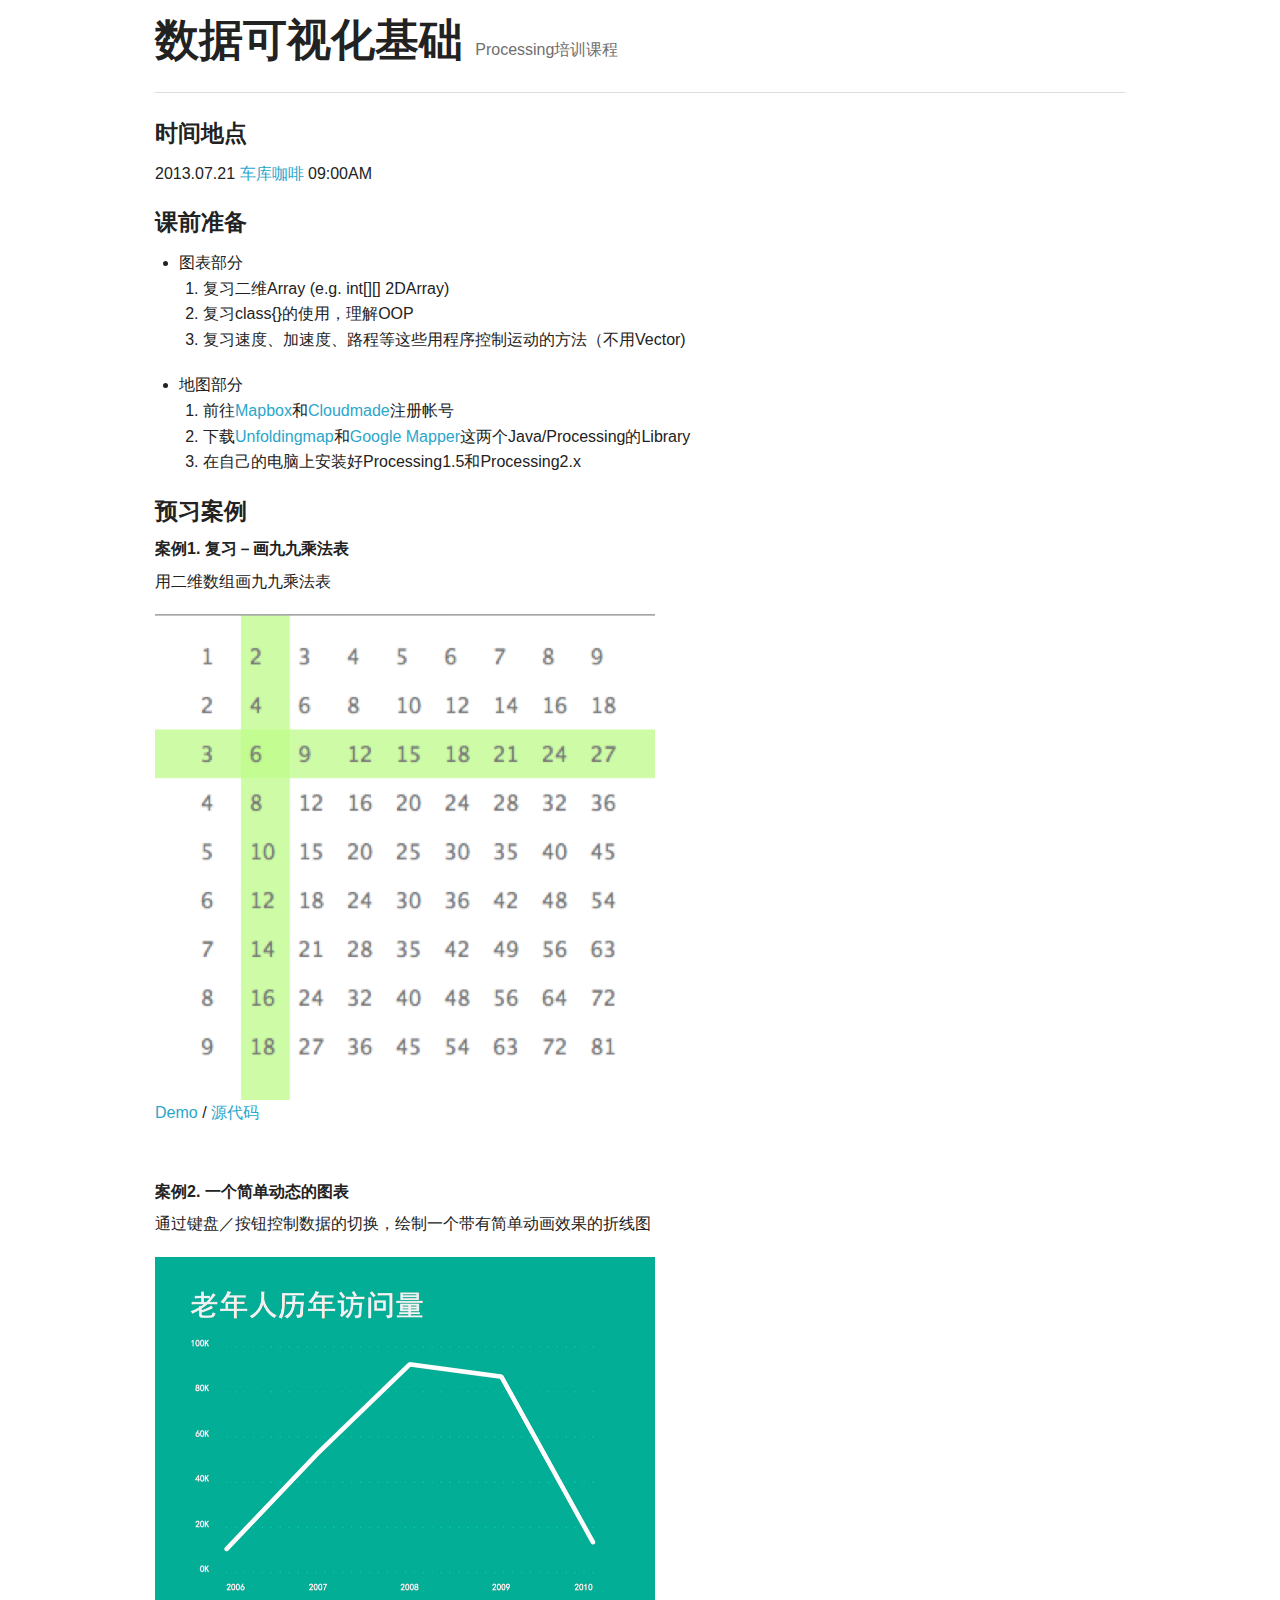
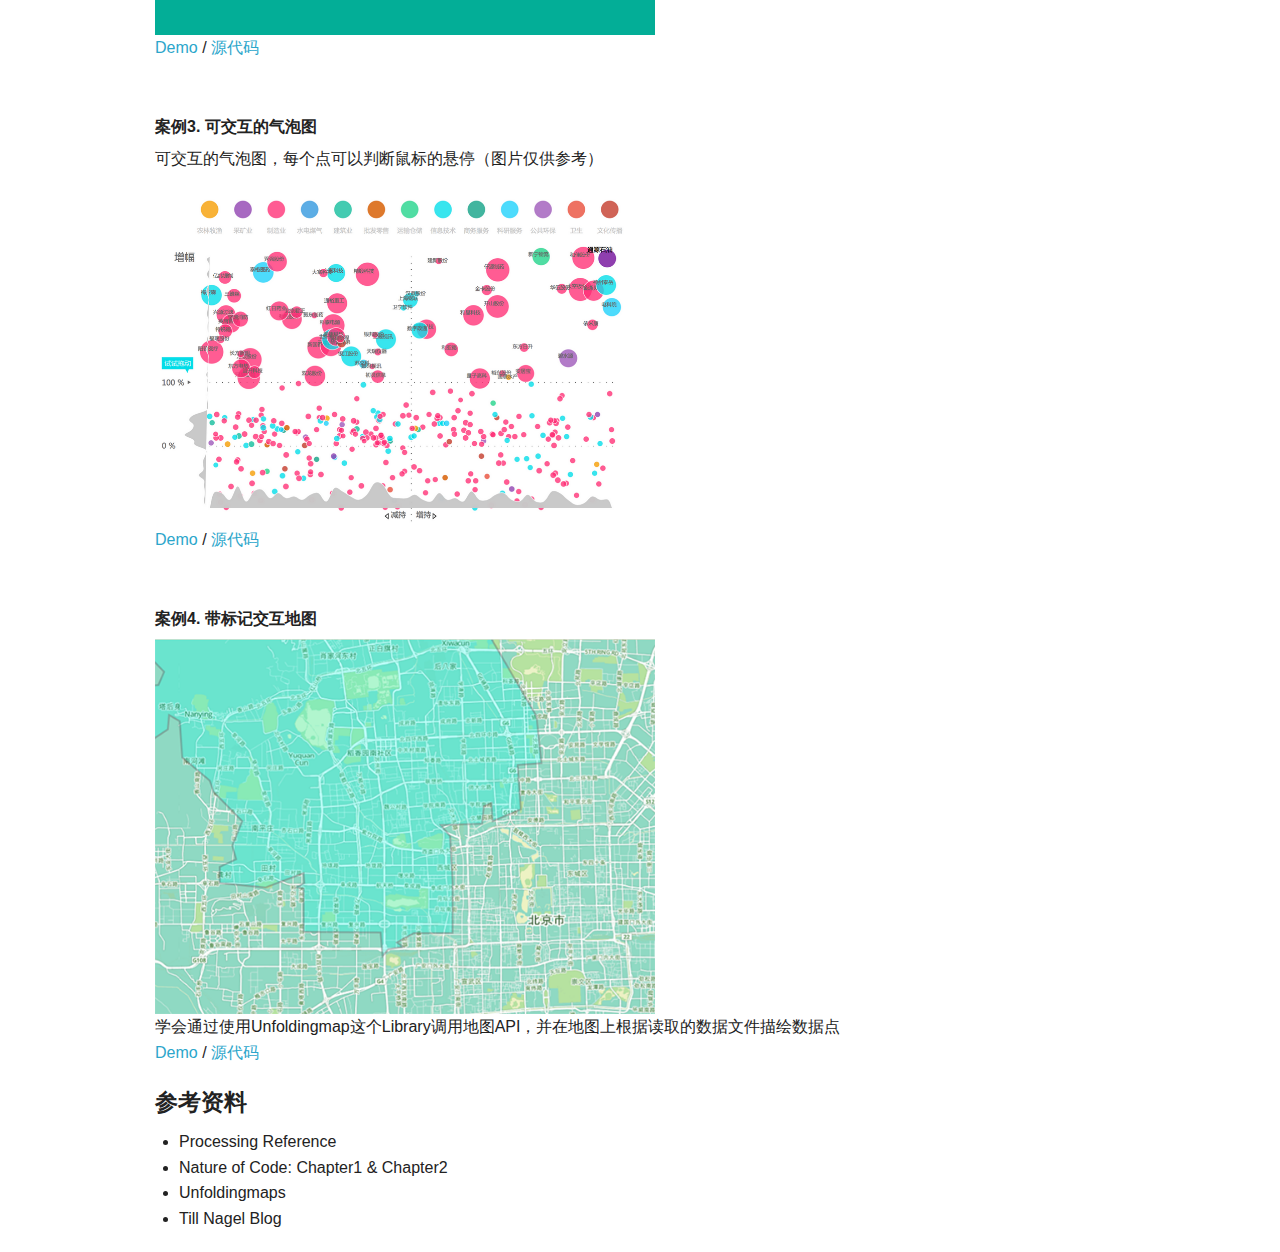
<file: index.html>
<!DOCTYPE html>
<!--[if IE 8]> 				 <html class="no-js lt-ie9" lang="en" > <![endif]-->
<!--[if gt IE 8]><!--> <html class="no-js" lang="en" > <!--<![endif]-->

<head>
	<meta charset="utf-8" />
  <meta name="viewport" content="width=device-width" />
  <title>数据可视化 | Processing</title>

  
  <link rel="stylesheet" href="css/foundation.css" />
  

  <script src="js/vendor/custom.modernizr.js"></script>

</head>
<body>

	<div class="row">
		<div class="large-12 columns">
			<h1>数据可视化基础 <span style="font-size:16px" class="subheader">Processing培训课程</span></h1>
			<hr />
		</div>
	</div>

	<div class="row">
		<div class="large-12 columns">
			<h4>时间地点</h4>
			<p>2013.07.21 <a href="http://map.baidu.com/detail2?__m=pal&__c=ui&qt=ninf&uid=101bc61b429a95bac42ba119&wd=%B3%B5%BF%E2%BF%A7%B7%C8&b=%2812947778.17%2C4836501%3B12948425.17%2C4837087%29&from=map&query=%B3%B5%BF%E2%BF%A7%B7%C8&qid=2048447545842821510&page_num=0&detail=cater&palfalg=1">车库咖啡</a> 09:00AM</p>
		
			<h4>课前准备</h4>
			<ul>
				<li>图表部分</li>
				<ol>
				<li>复习二维Array (e.g. int[][] 2DArray)</li>
			    <li>复习class{}的使用，理解OOP</li>
			    <li>复习速度、加速度、路程等这些用程序控制运动的方法（不用Vector)</li>
			    </ol>
				<li>地图部分</li>
				<ol>
				<li>前往<a href="http://mapbox.com/">Mapbox</a>和<a href="http://cloudmade.com/">Cloudmade</a>注册帐号</li>
			    <li>下载<a href="http://unfoldingmaps.org/">Unfoldingmap</a>和<a href="http://googlemapper.pt.vu/">Google Mapper</a>这两个Java/Processing的Library</li>
			    <li>在自己的电脑上安装好Processing1.5和Processing2.x</li>
			    </ol>
			</ul>

			<h4>预习案例</h4>
			<h6>案例1. 复习－画九九乘法表</h6>
			<p>用二维数组画九九乘法表</p>
			<img src="img/multiplate_preview.png" width="500"></img>
			<p><a href="http://xiaoyongzi.github.io/Dataviz_Tutorials/demo/multiplate.html">Demo</a> / <a href="zip/Lesson0_multiplate.zip">源代码</a></p>
			<br><br>
			<h6>案例2. 一个简单动态的图表</h6>
			<p>通过键盘／按钮控制数据的切换，绘制一个带有简单动画效果的折线图</p>
			<img src="img/chart_preview.png" width="500"></img>
			<p><a href="http://xiaoyongzi.github.io/Dataviz_Tutorials/demo/chart">Demo</a> / <a href="zip/Lesson1_Chart.zip">源代码</a></p>
			<br><br>
			<h6>案例3. 可交互的气泡图</h6>
			<p>可交互的气泡图，每个点可以判断鼠标的悬停（图片仅供参考）</p>
			<img src="img/bubble_preview.png" width="500"></img>
			<p><a href="http://xiaoyongzi.github.io/Dataviz_Tutorials/demo/Bubble2.html">Demo</a> / <a href="zip/Lesson2_Bubble2.zip">源代码</a></p>
			<br><br>
			<h6>案例4. 带标记交互地图</h6>
			<img src="img/map_preview.png" width="500"></img>
			<p>学会通过使用Unfoldingmap这个Library调用地图API，并在地图上根据读取的数据文件描绘数据点<br><a href="http://xiaoyongzi.github.io/Dataviz_Tutorials/demo/MapAPI.html">Demo</a> / <a href="zip/Lesson3_map_API.zip">源代码</a></p>

			<h4>参考资料</h4>
			<ul>
				<li>Processing Reference</li>
				<li>Nature of Code: Chapter1 & Chapter2</li>
				<li>Unfoldingmaps</li>
				<li>Till Nagel Blog</li>
			</ul>
		</div>
	</div>

  <script>
  document.write('<script src=' +
  ('__proto__' in {} ? 'js/vendor/zepto' : 'js/vendor/jquery') +
  '.js><\/script>')
  </script>
  
  <script src="js/foundation.min.js"></script>
  <!--
  
  <script src="js/foundation/foundation.js"></script>
  
  <script src="js/foundation/foundation.alerts.js"></script>
  
  <script src="js/foundation/foundation.clearing.js"></script>
  
  <script src="js/foundation/foundation.cookie.js"></script>
  
  <script src="js/foundation/foundation.dropdown.js"></script>
  
  <script src="js/foundation/foundation.forms.js"></script>
  
  <script src="js/foundation/foundation.joyride.js"></script>
  
  <script src="js/foundation/foundation.magellan.js"></script>
  
  <script src="js/foundation/foundation.orbit.js"></script>
  
  <script src="js/foundation/foundation.reveal.js"></script>
  
  <script src="js/foundation/foundation.section.js"></script>
  
  <script src="js/foundation/foundation.tooltips.js"></script>
  
  <script src="js/foundation/foundation.topbar.js"></script>
  
  <script src="js/foundation/foundation.interchange.js"></script>
  
  <script src="js/foundation/foundation.placeholder.js"></script>
  
  <script src="js/foundation/foundation.abide.js"></script>
  
  -->
  
  <script>
    $(document).foundation();
  </script>
</body>
</html>
</file>
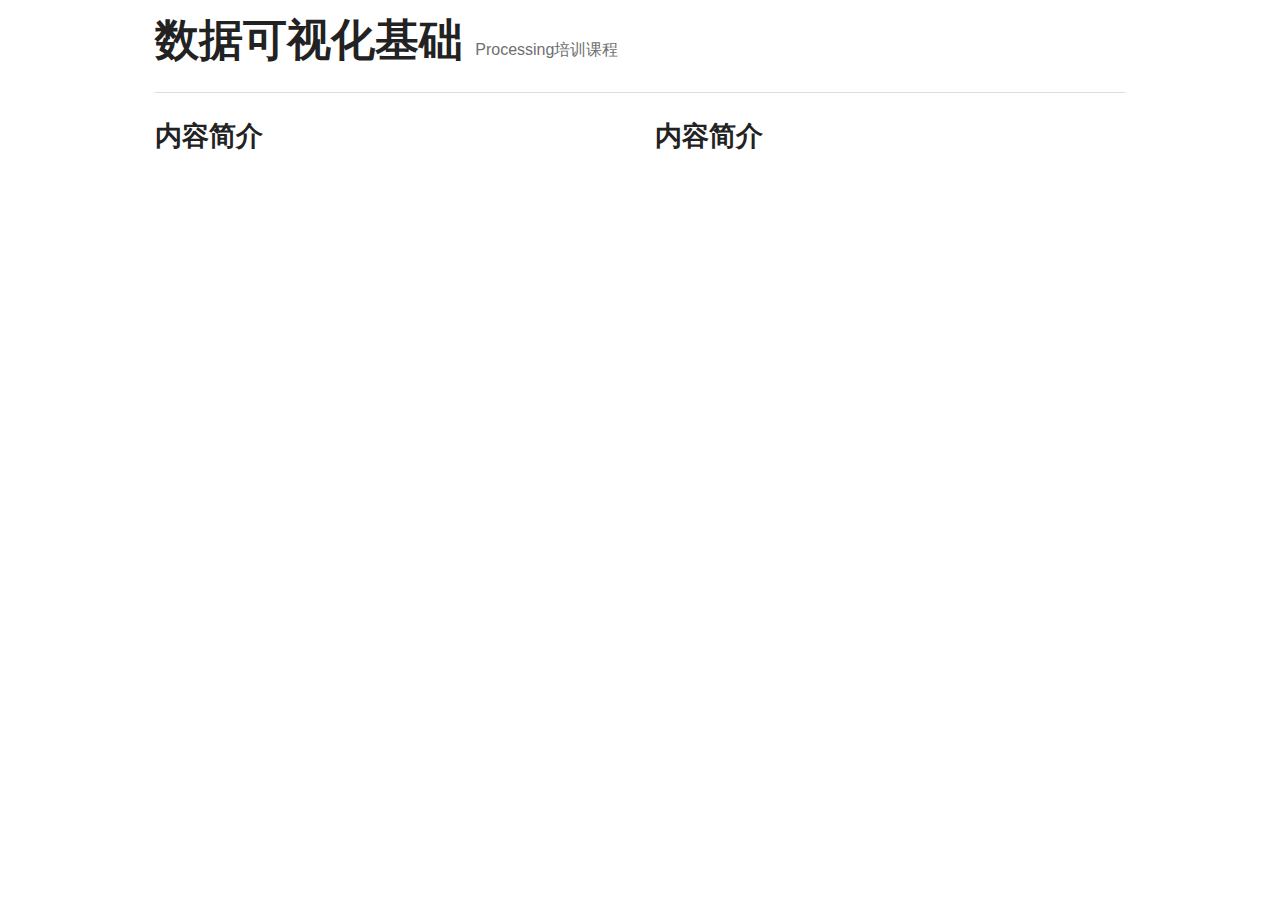
<file: demo/index.html>
<!DOCTYPE html>
<!--[if IE 8]> 				 <html class="no-js lt-ie9" lang="en" > <![endif]-->
<!--[if gt IE 8]><!--> <html class="no-js" lang="en" > <!--<![endif]-->

<head>
	<meta charset="utf-8" />
  <meta name="viewport" content="width=device-width" />
  <title>数据可视化 | Processing</title>

  
  <link rel="stylesheet" href="css/foundation.css" />
  

  <script src="js/vendor/custom.modernizr.js"></script>

</head>
<body>

	<div class="row">
		<div class="large-12 columns">
			<h1>数据可视化基础 <span style="font-size:16px" class="subheader">Processing培训课程</span></h1>
			<hr />
		</div>
	</div>

	<div class="row">
		<div class="large-6 columns">
			<h3>内容简介</h3>
		</div>
		<div class="large-6 columns">
			<h3>内容简介</h3>
		</div>
	</div>

  <script>
  document.write('<script src=' +
  ('__proto__' in {} ? 'js/vendor/zepto' : 'js/vendor/jquery') +
  '.js><\/script>')
  </script>
  
  <script src="js/foundation.min.js"></script>
  <!--
  
  <script src="js/foundation/foundation.js"></script>
  
  <script src="js/foundation/foundation.alerts.js"></script>
  
  <script src="js/foundation/foundation.clearing.js"></script>
  
  <script src="js/foundation/foundation.cookie.js"></script>
  
  <script src="js/foundation/foundation.dropdown.js"></script>
  
  <script src="js/foundation/foundation.forms.js"></script>
  
  <script src="js/foundation/foundation.joyride.js"></script>
  
  <script src="js/foundation/foundation.magellan.js"></script>
  
  <script src="js/foundation/foundation.orbit.js"></script>
  
  <script src="js/foundation/foundation.reveal.js"></script>
  
  <script src="js/foundation/foundation.section.js"></script>
  
  <script src="js/foundation/foundation.tooltips.js"></script>
  
  <script src="js/foundation/foundation.topbar.js"></script>
  
  <script src="js/foundation/foundation.interchange.js"></script>
  
  <script src="js/foundation/foundation.placeholder.js"></script>
  
  <script src="js/foundation/foundation.abide.js"></script>
  
  -->
  
  <script>
    $(document).foundation();
  </script>
</body>
</html>
</file>
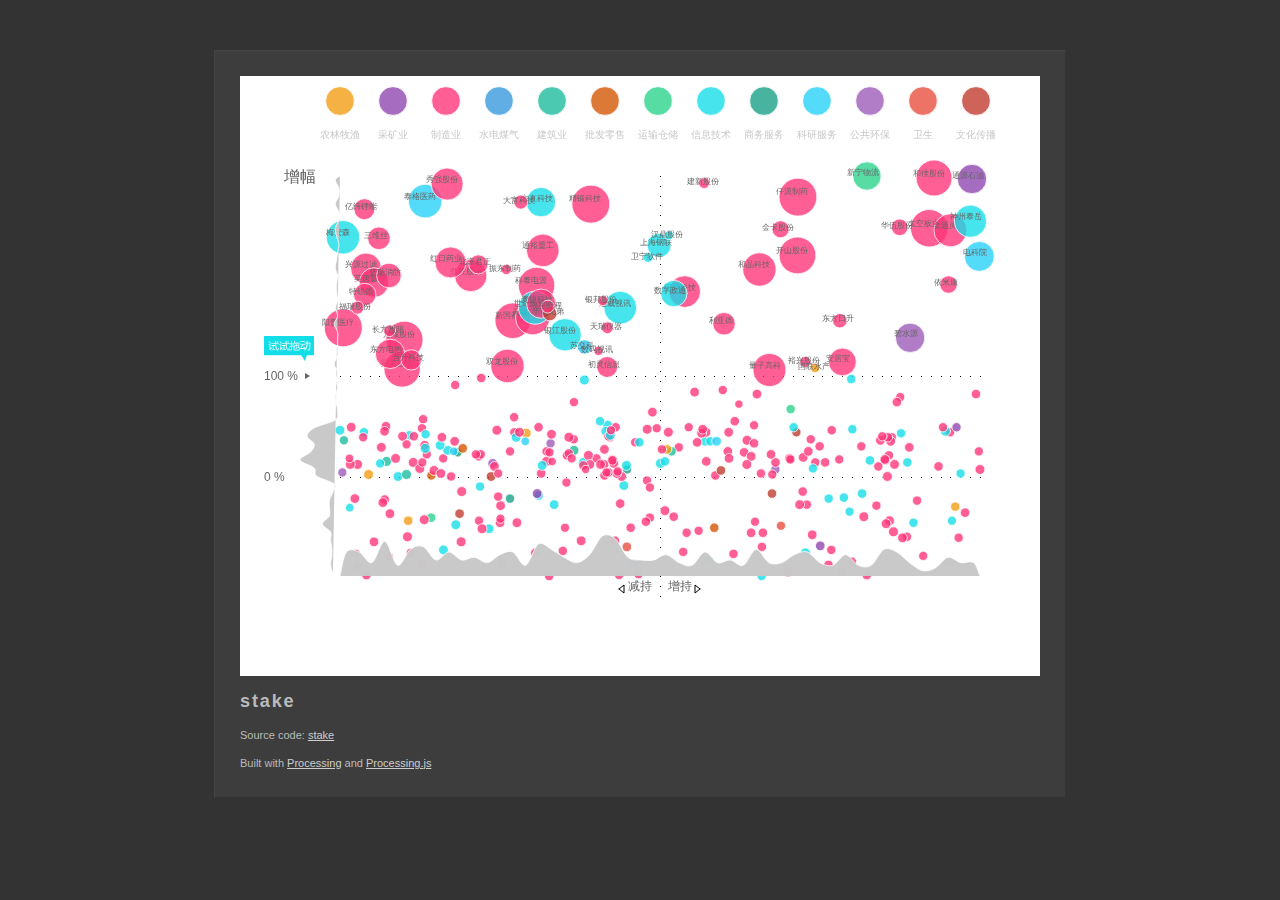
<file: Lesson2_Bubble/web-export/index.html>
<!DOCTYPE html>
	<head>
		<meta http-equiv="content-type" content="text/html; charset=utf-8" />
		<title>stake : Built with Processing and Processing.js</title>
		<link rel="icon"  type="image/x-icon" href="[data-uri]" />
		<meta name="Generator" content="Processing" />
		<!-- - - - - - - - - - - - - - - - - - - - - 
		+
		+    Wondering how this works? 
		+
		+    Go to: http://processing.org/
		+    and: http://processingjs.org/
		+
		+ - - - - - - - - - - - - - - - - - - - - -->
		<style type="text/css">
	body {
	  background-color: #333; color: #bbb; line-height: normal;
	  font-family: Lucida Grande, Lucida Sans, Arial, Helvetica Neue, Verdana, Geneva, sans-serif;
	  font-size: 11px; font-weight: normal; text-decoration: none;
		  line-height: 1.5em;
	}
	a img { 
		border: 0px solid transparent;
	}
	a, a:link, a:visited, a:active, a:hover { 
		color: #cdcdcd; text-decoration: underline;
	}
	h1 {
	    font-family: Arial, Helvetica Neue, Verdana, Geneva, sans-serif;
		width: 100%; letter-spacing: 0.1em;
		margin-bottom: 1em; font-size: 1.65em;
	}
	canvas { 
		display: block; 
		outline: 0px; 
		margin-bottom: 1.5em; 
	}
	#content { 
		margin: 50px auto 0px auto; padding: 25px 25px 15px 25px;
		width: 800px; min-width: 300px; overflow: auto;
		border-left: 1px solid #444; border-top: 1px solid #444; 
		border-right: 1px solid #333; border-bottom: 1px solid #333;
		background-color: #3d3d3d;
	}
		</style>
		<!--[if lt IE 9]>
			<script type="text/javascript">alert("Your browser does not support the canvas tag.");</script>
		<![endif]-->
		<script src="processing.js" type="text/javascript"></script>
		<script type="text/javascript">
// convenience function to get the id attribute of generated sketch html element
function getProcessingSketchId () { return 'stake'; }
</script>

	</head>
	<body>
		<div id="content">
			<div>
				<canvas id="stake" data-processing-sources="stake.pde" 
						width="800" height="600">
					<p>Your browser does not support the canvas tag.</p>
					<!-- Note: you can put any alternative content here. -->
				</canvas>
				<noscript>
					<p>JavaScript is required to view the contents of this page.</p>
				</noscript>
	    	</div>
			<h1>stake</h1>
    		<p id="description"></p>
			<p id="sources">Source code: <a href="stake.pde">stake</a> </p>
			<p>
			Built with <a href="http://processing.org" title="Processing">Processing</a>
			and <a href="http://processingjs.org" title="Processing.js">Processing.js</a>
			</p>
		</div>
	</body>
</html>
</file>
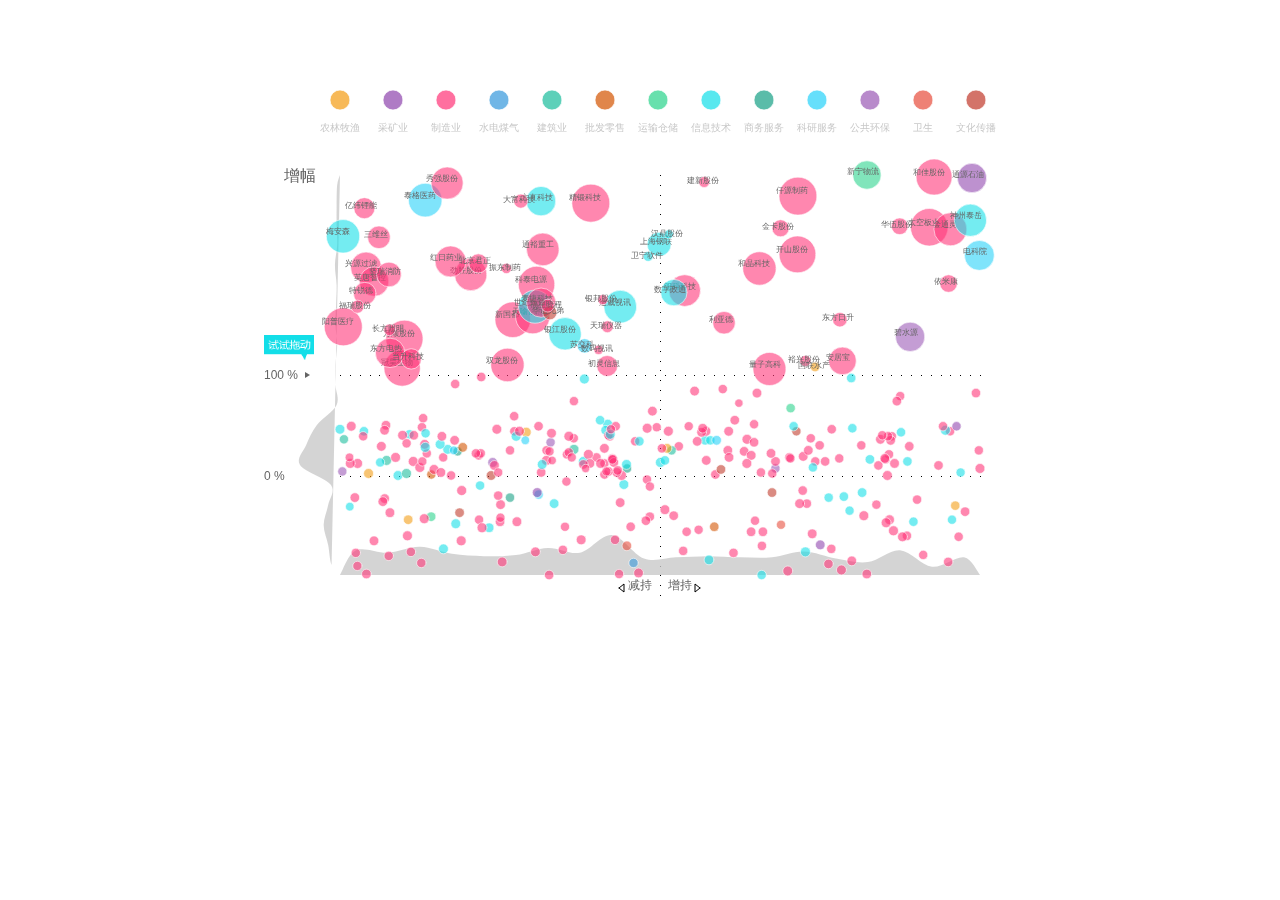
<file: demo/bubble.html>
<!DOCTYPE html>
	<head>
		<meta http-equiv="content-type" content="text/html; charset=utf-8" />
		<title>数字新闻 | IPO板块半年妖股盘点</title>
		<link rel="icon"  type="image/x-icon" href="[data-uri]" />
		<meta name="Generator" content="Processing" />
		<style type="text/css">
	body {
	  background-color: white; color: white; line-height: normal;
	  font-family: Lucida Grande, Lucida Sans, Arial, Helvetica Neue, Verdana, Geneva, sans-serif;
	  font-size: 11px; font-weight: normal; text-decoration: none;
		  line-height: 1.5em;
	}
	a img { 
		border: 0px solid transparent;
	}
	a, a:link, a:visited, a:active, a:hover { 
		color: #cdcdcd; text-decoration: underline;
	}
	h1 {
	    font-family: Arial, Helvetica Neue, Verdana, Geneva, sans-serif;
		width: 100%; letter-spacing: 0.1em;
		margin-bottom: 1em; font-size: 1.65em;
	}
	canvas { 
		display: block; 
		outline: 0px; 
		margin-bottom: 1.5em; 
	}
	#content { 
		margin: 50px auto 0px auto; padding: 25px 25px 15px 25px;
		width: 800px; min-width: 300px; overflow: auto;
		
	}
		</style>
		<!--[if lt IE 9]>
			<script type="text/javascript">alert("Your browser does not support the canvas tag.");</script>
		<![endif]-->
		<script src="processing.js" type="text/javascript"></script>
		<script type="text/javascript">
// convenience function to get the id attribute of generated sketch html element
function getProcessingSketchId () { return 'stake'; }
</script>

	</head>
	<body>
		<div id="content">
			<div>
				<canvas id="stake" data-processing-sources="stake.pde" 
						width="800" height="600">
					<p>您的浏览器有些过时了哦，请装一个<a href="https://www.google.com/chrome/?hl=zh-CN">Chrome</a>或者<a href="http://firefox.com.cn/">火狐</a>吧！</p>
					<!-- Note: you can put any alternative content here. -->
				</canvas>
				<noscript>
					<p>JavaScript is required to view the contents of this page.</p>
				</noscript>
	    	</div>
		</div>
	</body>
</html>
</file>
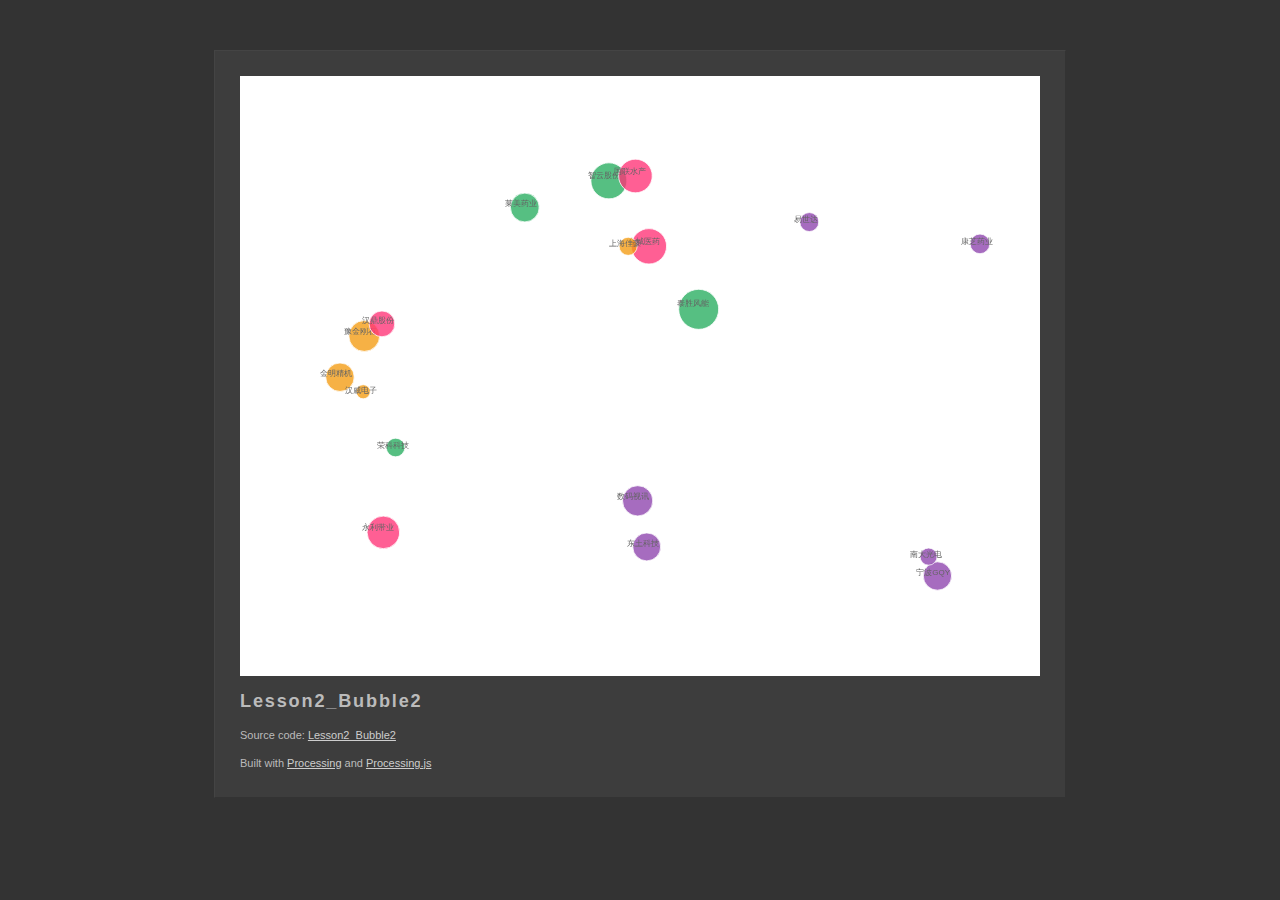
<file: demo/Bubble2.html>
<!DOCTYPE html>
	<head>
		<meta http-equiv="content-type" content="text/html; charset=utf-8" />
		<title>Lesson2_Bubble2 : Built with Processing and Processing.js</title>
		<link rel="icon"  type="image/x-icon" href="[data-uri]" />
		<meta name="Generator" content="Processing" />
		<!-- - - - - - - - - - - - - - - - - - - - - 
		+
		+    Wondering how this works? 
		+
		+    Go to: http://processing.org/
		+    and: http://processingjs.org/
		+
		+ - - - - - - - - - - - - - - - - - - - - -->
		<style type="text/css">
	body {
	  background-color: #333; color: #bbb; line-height: normal;
	  font-family: Lucida Grande, Lucida Sans, Arial, Helvetica Neue, Verdana, Geneva, sans-serif;
	  font-size: 11px; font-weight: normal; text-decoration: none;
		  line-height: 1.5em;
	}
	a img { 
		border: 0px solid transparent;
	}
	a, a:link, a:visited, a:active, a:hover { 
		color: #cdcdcd; text-decoration: underline;
	}
	h1 {
	    font-family: Arial, Helvetica Neue, Verdana, Geneva, sans-serif;
		width: 100%; letter-spacing: 0.1em;
		margin-bottom: 1em; font-size: 1.65em;
	}
	canvas { 
		display: block; 
		outline: 0px; 
		margin-bottom: 1.5em; 
	}
	#content { 
		margin: 50px auto 0px auto; padding: 25px 25px 15px 25px;
		width: 800px; min-width: 300px; overflow: auto;
		border-left: 1px solid #444; border-top: 1px solid #444; 
		border-right: 1px solid #333; border-bottom: 1px solid #333;
		background-color: #3d3d3d;
	}
		</style>
		<!--[if lt IE 9]>
			<script type="text/javascript">alert("Your browser does not support the canvas tag.");</script>
		<![endif]-->
		<script src="processing.js" type="text/javascript"></script>
		<script type="text/javascript">
// convenience function to get the id attribute of generated sketch html element
function getProcessingSketchId () { return 'Lesson2Bubble2'; }
</script>

	</head>
	<body>
		<div id="content">
			<div>
				<canvas id="Lesson2Bubble2" data-processing-sources="Lesson2_Bubble2.pde" 
						width="800" height="600">
					<p>Your browser does not support the canvas tag.</p>
					<!-- Note: you can put any alternative content here. -->
				</canvas>
				<noscript>
					<p>JavaScript is required to view the contents of this page.</p>
				</noscript>
	    	</div>
			<h1>Lesson2_Bubble2</h1>
    		<p id="description"></p>
			<p id="sources">Source code: <a href="Lesson2_Bubble2.pde">Lesson2_Bubble2</a> </p>
			<p>
			Built with <a href="http://processing.org" title="Processing">Processing</a>
			and <a href="http://processingjs.org" title="Processing.js">Processing.js</a>
			</p>
		</div>
	</body>
</html>
</file>
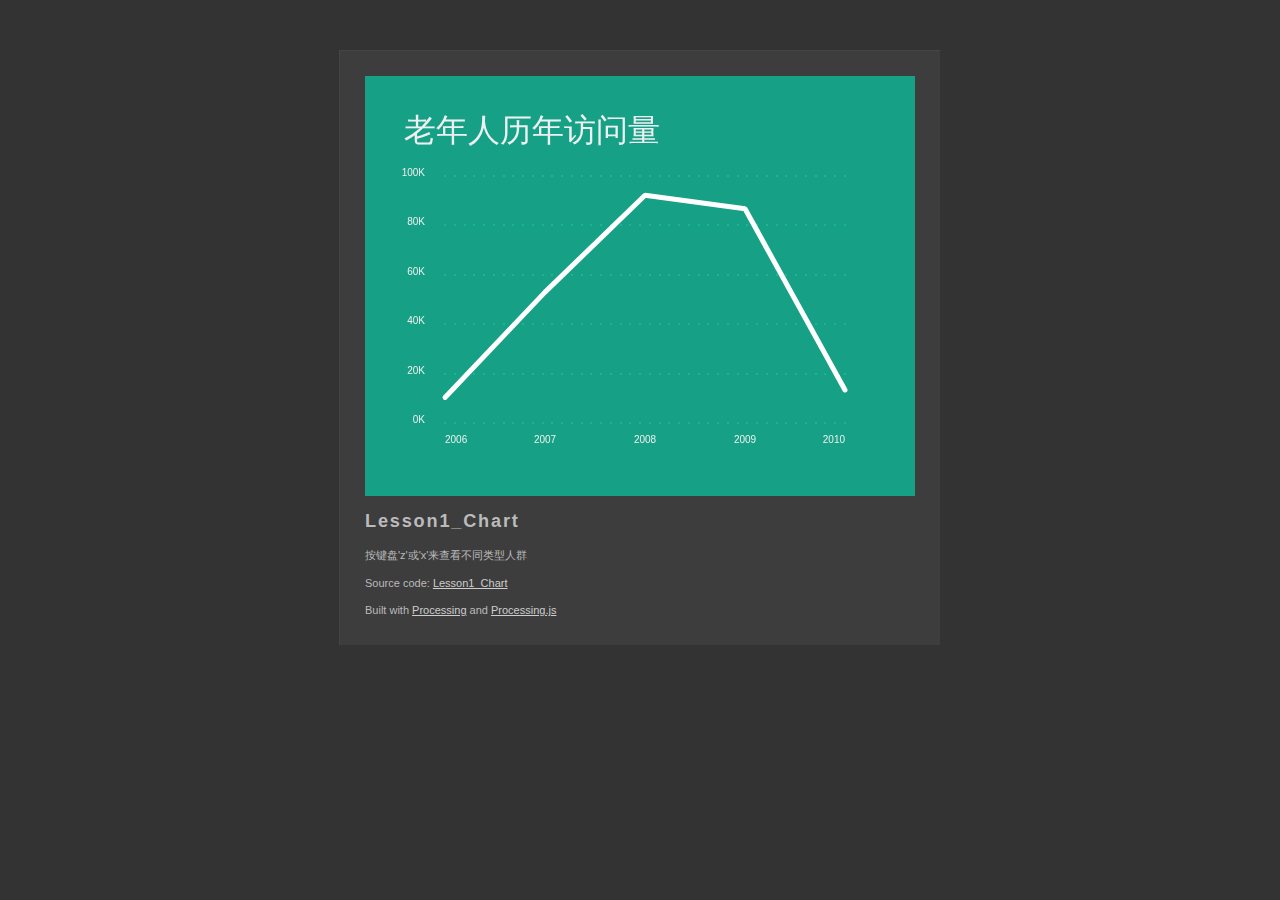
<file: demo/chart.html>
<!DOCTYPE html>
	<head>
		<meta http-equiv="content-type" content="text/html; charset=utf-8" />
		<title>Lesson1_Chart : Built with Processing and Processing.js</title>
		<link rel="icon"  type="image/x-icon" href="[data-uri]" />
		<meta name="Generator" content="Processing" />
		<!-- - - - - - - - - - - - - - - - - - - - - 
		+
		+    Wondering how this works? 
		+
		+    Go to: http://processing.org/
		+    and: http://processingjs.org/
		+
		+ - - - - - - - - - - - - - - - - - - - - -->
		<style type="text/css">
	body {
	  background-color: #333; color: #bbb; line-height: normal;
	  font-family: Lucida Grande, Lucida Sans, Arial, Helvetica Neue, Verdana, Geneva, sans-serif;
	  font-size: 11px; font-weight: normal; text-decoration: none;
		  line-height: 1.5em;
	}
	a img { 
		border: 0px solid transparent;
	}
	a, a:link, a:visited, a:active, a:hover { 
		color: #cdcdcd; text-decoration: underline;
	}
	h1 {
	    font-family: Arial, Helvetica Neue, Verdana, Geneva, sans-serif;
		width: 100%; letter-spacing: 0.1em;
		margin-bottom: 1em; font-size: 1.65em;
	}
	canvas { 
		display: block; 
		outline: 0px; 
		margin-bottom: 1.5em; 
	}
	#content { 
		margin: 50px auto 0px auto; padding: 25px 25px 15px 25px;
		width: 550px; min-width: 300px; overflow: auto;
		border-left: 1px solid #444; border-top: 1px solid #444; 
		border-right: 1px solid #333; border-bottom: 1px solid #333;
		background-color: #3d3d3d;
	}
		</style>
		<!--[if lt IE 9]>
			<script type="text/javascript">alert("Your browser does not support the canvas tag.");</script>
		<![endif]-->
		<script src="processing.js" type="text/javascript"></script>
		<script type="text/javascript">
// convenience function to get the id attribute of generated sketch html element
function getProcessingSketchId () { return 'Lesson1Chart'; }
</script>

	</head>
	<body>
		<div id="content">
			<div>
				<canvas id="Lesson1Chart" data-processing-sources="Lesson1_Chart.pde" 
						width="550" height="420">
					<p>Your browser does not support the canvas tag.</p>
					<!-- Note: you can put any alternative content here. -->
				</canvas>
				<noscript>
					<p>JavaScript is required to view the contents of this page.</p>
				</noscript>
	    	</div>
			<h1>Lesson1_Chart</h1>
    		<p id="description">按键盘'z'或'x'来查看不同类型人群</p>
			<p id="sources">Source code: <a href="Lesson1_Chart.pde">Lesson1_Chart</a> </p>
			<p>
			Built with <a href="http://processing.org" title="Processing">Processing</a>
			and <a href="http://processingjs.org" title="Processing.js">Processing.js</a>
			</p>
		</div>
	</body>
</html>
</file>
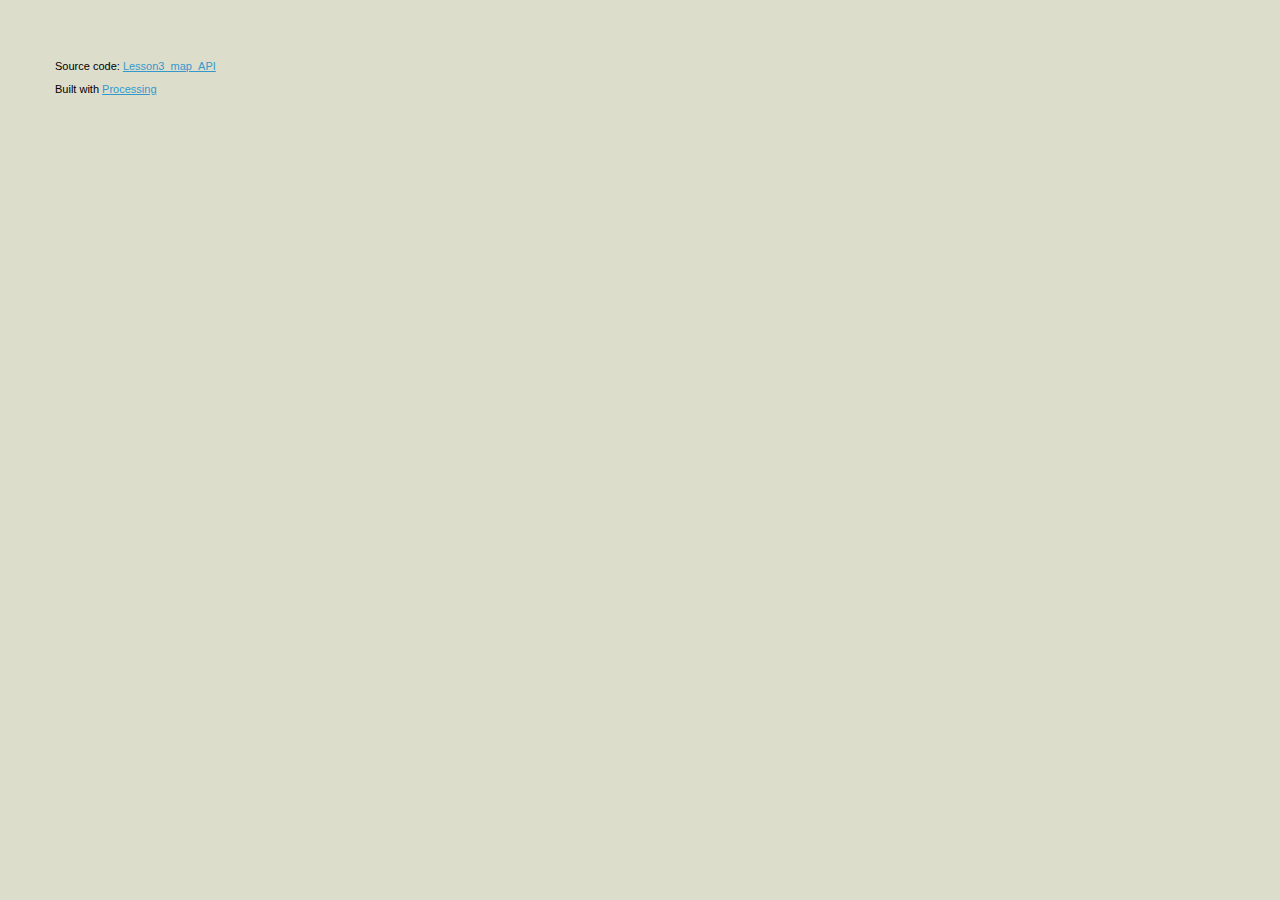
<file: demo/MapAPI.html>
<!DOCTYPE html PUBLIC "-//W3C//DTD XHTML 1.0 Strict//EN" "http://www.w3.org/TR/xhtml1/DTD/xhtml1-strict.dtd">
<html xmlns="http://www.w3.org/1999/xhtml" xml:lang="en" lang="en">
  <head>
    <!-- charset must remain utf-8 to be handled properly by Processing -->
    <meta http-equiv="content-type" content="text/html; charset=utf-8" />

    <title>Lesson3_map_API : Built with Processing</title>

    <style type="text/css">
      /* <![CDATA[ */
	
	body {
  	  margin: 60px 0px 0px 55px;
	  font-family: verdana, geneva, arial, helvetica, sans-serif; 
	  font-size: 11px; 
	  background-color: #ddddcc; 
	  text-decoration: none; 
	  font-weight: normal; 
	  line-height: normal; 
	}
		 
	a          { color: #3399cc; }
	a:link     { color: #3399cc; text-decoration: underline; }
	a:visited  { color: #3399cc; text-decoration: underline; }
	a:active   { color: #3399cc; text-decoration: underline; }
	a:hover    { color: #3399cc; text-decoration: underline; }

      /* ]]> */
    </style>    
  </head>

  <body>
    <div id="content">
      <div id="Lesson3_map_API_container">

	<!-- This version plays nicer with older browsers, 
	     but requires JavaScript to be enabled. 
	     http://java.sun.com/javase/6/docs/technotes/guides/jweb/deployment_advice.html
	     http://download.oracle.com/javase/tutorial/deployment/deploymentInDepth/ -->
	<script type="text/javascript"
		src="http://www.java.com/js/deployJava.js"></script>
	<script type="text/javascript">
	  /* <![CDATA[ */

	  var attributes = { 
            code: 'Lesson3_map_API.class',
            archive: 'Lesson3_map_API.jar,json4processing.jar,log4j-1.2.15.jar,Unfolding.jar,core.jar',
            width: 800, 
            height: 600,
          };
          var parameters = { 
            image: 'loading.gif',
            centerimage: 'true',
          };
          var version = '1.5';
          deployJava.runApplet(attributes, parameters, version);

          /* ]]> */
        </script>
        
	<noscript> <div>
	  <!--[if !IE]> -->
	  <object classid="java:Lesson3_map_API.class" 
            	  type="application/x-java-applet"
            	  archive="Lesson3_map_API.jar,json4processing.jar,log4j-1.2.15.jar,Unfolding.jar,core.jar"
            	  width="800" height="600"
            	  standby="Loading Processing software..." >
            
	    <param name="archive" value="Lesson3_map_API.jar,json4processing.jar,log4j-1.2.15.jar,Unfolding.jar,core.jar" />
	    
	    <param name="mayscript" value="true" />
	    <param name="scriptable" value="true" />
	    
	    <param name="image" value="loading.gif" />
	    <param name="boxmessage" value="Loading Processing software..." />
	    <param name="boxbgcolor" value="#FFFFFF" />
	  <!--<![endif]-->

	    <!-- For more instructions on deployment, 
		 or to update the CAB file listed here, see:
		 http://java.sun.com/javase/6/webnotes/family-clsid.html
		 http://java.sun.com/javase/6/webnotes/install/jre/autodownload.html -->
	    <object classid="clsid:8AD9C840-044E-11D1-B3E9-00805F499D93"
		    codebase="http://java.sun.com/update/1.6.0/jinstall-6u20-windows-i586.cab"
		    width="800" height="600"
		    standby="Loading Processing software..."  >
	      
	      <param name="code" value="Lesson3_map_API" />
	      <param name="archive" value="Lesson3_map_API.jar,json4processing.jar,log4j-1.2.15.jar,Unfolding.jar,core.jar" />
	      
	      <param name="mayscript" value="true" />
	      <param name="scriptable" value="true" />
	      
	      <param name="image" value="loading.gif" />
	      <param name="boxmessage" value="Loading Processing software..." />
	      <param name="boxbgcolor" value="#FFFFFF" />
	      
	      <p>
		<strong>
		  This browser does not have a Java Plug-in.
		  <br />
		  <a href="http://www.java.com/getjava" title="Download Java Plug-in">
		    Get the latest Java Plug-in here.
		  </a>
		</strong>
	      </p>
	      
	    </object>
	    
	  <!--[if !IE]> -->
	  </object>
	  <!--<![endif]-->

	</div> </noscript>

      </div>
      
      <p>
	
      </p>
      
      <p>
	Source code: <a href="Lesson3_map_API.pde">Lesson3_map_API</a> 
      </p>
      
      <p>
	Built with <a href="http://processing.org" title="Processing.org">Processing</a>
      </p>
    </div>
  </body>
</html>
</file>
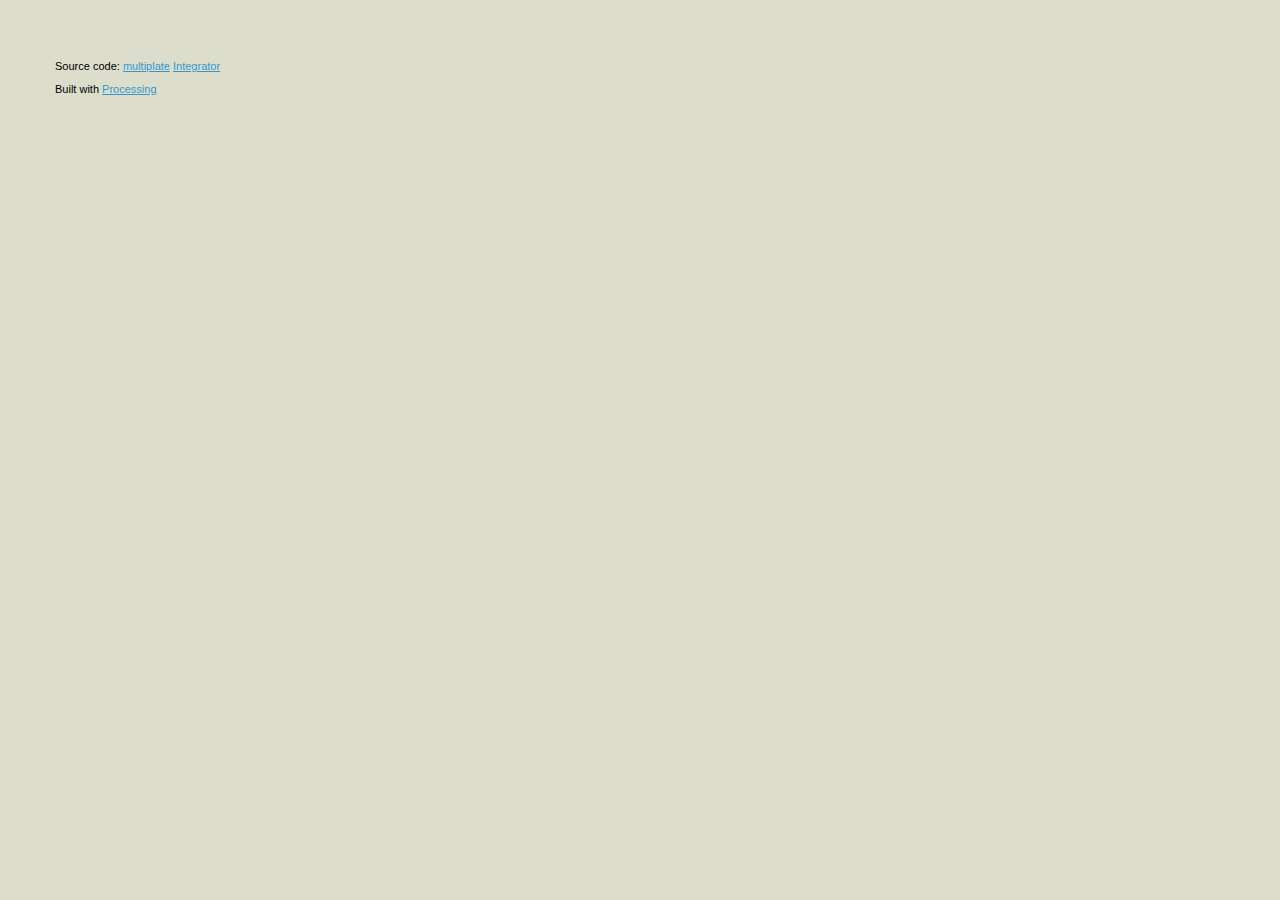
<file: demo/multiplate.html>
<!DOCTYPE html PUBLIC "-//W3C//DTD XHTML 1.0 Strict//EN" "http://www.w3.org/TR/xhtml1/DTD/xhtml1-strict.dtd">
<html xmlns="http://www.w3.org/1999/xhtml" xml:lang="en" lang="en">
  <head>
    <!-- charset must remain utf-8 to be handled properly by Processing -->
    <meta http-equiv="content-type" content="text/html; charset=utf-8" />

    <title>multiplate : Built with Processing</title>

    <style type="text/css">
      /* <![CDATA[ */
	
	body {
  	  margin: 60px 0px 0px 55px;
	  font-family: verdana, geneva, arial, helvetica, sans-serif; 
	  font-size: 11px; 
	  background-color: #ddddcc; 
	  text-decoration: none; 
	  font-weight: normal; 
	  line-height: normal; 
	}
		 
	a          { color: #3399cc; }
	a:link     { color: #3399cc; text-decoration: underline; }
	a:visited  { color: #3399cc; text-decoration: underline; }
	a:active   { color: #3399cc; text-decoration: underline; }
	a:hover    { color: #3399cc; text-decoration: underline; }

      /* ]]> */
    </style>    
  </head>

  <body>
    <div id="content">
      <div id="multiplate_container">

	<!-- This version plays nicer with older browsers, 
	     but requires JavaScript to be enabled. 
	     http://java.sun.com/javase/6/docs/technotes/guides/jweb/deployment_advice.html
	     http://download.oracle.com/javase/tutorial/deployment/deploymentInDepth/ -->
	<script type="text/javascript"
		src="http://www.java.com/js/deployJava.js"></script>
	<script type="text/javascript">
	  /* <![CDATA[ */

	  var attributes = { 
            code: 'multiplate.class',
            archive: 'multiplate.jar',
            width: 310, 
            height: 300,
          };
          var parameters = { 
            image: 'loading.gif',
            centerimage: 'true',
          };
          var version = '1.5';
          deployJava.runApplet(attributes, parameters, version);

          /* ]]> */
        </script>
        
	<noscript> <div>
	  <!--[if !IE]> -->
	  <object classid="java:multiplate.class" 
            	  type="application/x-java-applet"
            	  archive="multiplate.jar"
            	  width="310" height="300"
            	  standby="Loading Processing software..." >
            
	    <param name="archive" value="multiplate.jar" />
	    
	    <param name="mayscript" value="true" />
	    <param name="scriptable" value="true" />
	    
	    <param name="image" value="loading.gif" />
	    <param name="boxmessage" value="Loading Processing software..." />
	    <param name="boxbgcolor" value="#FFFFFF" />
	  <!--<![endif]-->

	    <!-- For more instructions on deployment, 
		 or to update the CAB file listed here, see:
		 http://java.sun.com/javase/6/webnotes/family-clsid.html
		 http://java.sun.com/javase/6/webnotes/install/jre/autodownload.html -->
	    <object classid="clsid:8AD9C840-044E-11D1-B3E9-00805F499D93"
		    codebase="http://java.sun.com/update/1.6.0/jinstall-6u20-windows-i586.cab"
		    width="310" height="300"
		    standby="Loading Processing software..."  >
	      
	      <param name="code" value="multiplate" />
	      <param name="archive" value="multiplate.jar" />
	      
	      <param name="mayscript" value="true" />
	      <param name="scriptable" value="true" />
	      
	      <param name="image" value="loading.gif" />
	      <param name="boxmessage" value="Loading Processing software..." />
	      <param name="boxbgcolor" value="#FFFFFF" />
	      
	      <p>
		<strong>
		  This browser does not have a Java Plug-in.
		  <br />
		  <a href="http://www.java.com/getjava" title="Download Java Plug-in">
		    Get the latest Java Plug-in here.
		  </a>
		</strong>
	      </p>
	      
	    </object>
	    
	  <!--[if !IE]> -->
	  </object>
	  <!--<![endif]-->

	</div> </noscript>

      </div>
      
      <p>
	
      </p>
      
      <p>
	Source code: <a href="multiplate.pde">multiplate</a> <a href="Integrator.pde">Integrator</a> 
      </p>
      
      <p>
	Built with <a href="http://processing.org" title="Processing.org">Processing</a>
      </p>
    </div>
  </body>
</html>
</file>
